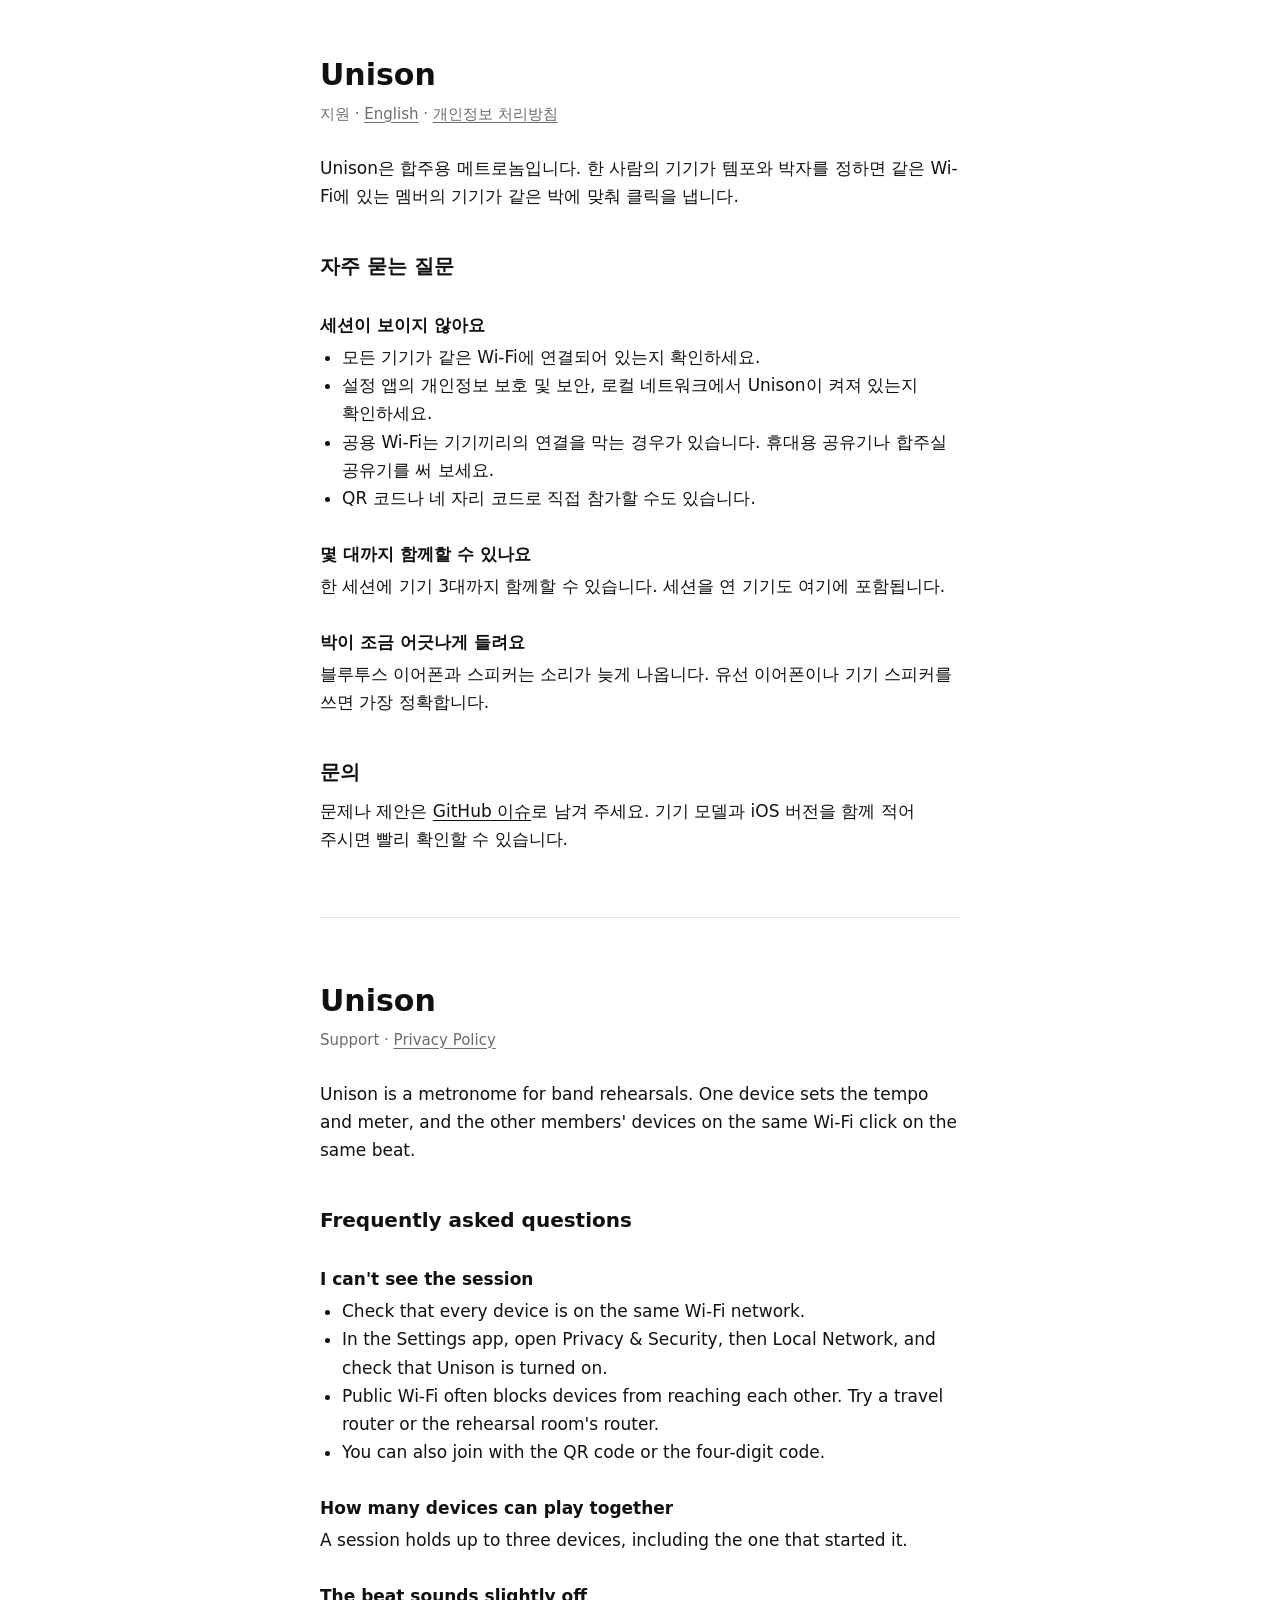
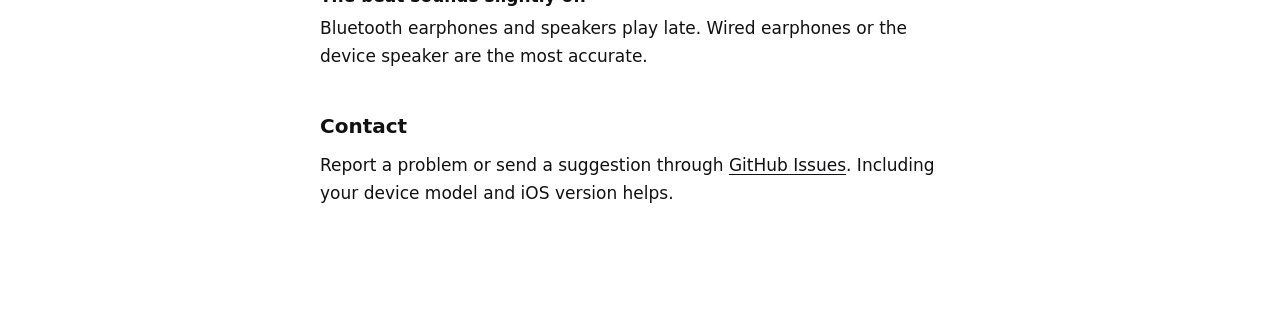
<file: index.html>
<!doctype html>
<html lang="ko">
<head>
<meta charset="utf-8">
<meta name="viewport" content="width=device-width, initial-scale=1">
<title>Unison 지원</title>
<link rel="stylesheet" href="style.css">
</head>
<body>
<main>
<h1>Unison</h1>
<p class="meta">지원 · <a href="#en">English</a> · <a href="privacy.html">개인정보 처리방침</a></p>

<p>Unison은 합주용 메트로놈입니다. 한 사람의 기기가 템포와 박자를 정하면 같은 Wi-Fi에 있는 멤버의 기기가 같은 박에 맞춰 클릭을 냅니다.</p>

<h2>자주 묻는 질문</h2>

<h3>세션이 보이지 않아요</h3>
<ul>
<li>모든 기기가 같은 Wi-Fi에 연결되어 있는지 확인하세요.</li>
<li>설정 앱의 개인정보 보호 및 보안, 로컬 네트워크에서 Unison이 켜져 있는지 확인하세요.</li>
<li>공용 Wi-Fi는 기기끼리의 연결을 막는 경우가 있습니다. 휴대용 공유기나 합주실 공유기를 써 보세요.</li>
<li>QR 코드나 네 자리 코드로 직접 참가할 수도 있습니다.</li>
</ul>

<h3>몇 대까지 함께할 수 있나요</h3>
<p>한 세션에 기기 3대까지 함께할 수 있습니다. 세션을 연 기기도 여기에 포함됩니다.</p>

<h3>박이 조금 어긋나게 들려요</h3>
<p>블루투스 이어폰과 스피커는 소리가 늦게 나옵니다. 유선 이어폰이나 기기 스피커를 쓰면 가장 정확합니다.</p>

<h2>문의</h2>
<p>문제나 제안은 <a href="https://github.com/amsminn/jam-metronome/issues">GitHub 이슈</a>로 남겨 주세요. 기기 모델과 iOS 버전을 함께 적어 주시면 빨리 확인할 수 있습니다.</p>

<hr>

<h1 id="en" lang="en">Unison</h1>
<div lang="en">
<p class="meta">Support · <a href="privacy.html#en">Privacy Policy</a></p>

<p>Unison is a metronome for band rehearsals. One device sets the tempo and meter, and the other members' devices on the same Wi-Fi click on the same beat.</p>

<h2>Frequently asked questions</h2>

<h3>I can't see the session</h3>
<ul>
<li>Check that every device is on the same Wi-Fi network.</li>
<li>In the Settings app, open Privacy &amp; Security, then Local Network, and check that Unison is turned on.</li>
<li>Public Wi-Fi often blocks devices from reaching each other. Try a travel router or the rehearsal room's router.</li>
<li>You can also join with the QR code or the four-digit code.</li>
</ul>

<h3>How many devices can play together</h3>
<p>A session holds up to three devices, including the one that started it.</p>

<h3>The beat sounds slightly off</h3>
<p>Bluetooth earphones and speakers play late. Wired earphones or the device speaker are the most accurate.</p>

<h2>Contact</h2>
<p>Report a problem or send a suggestion through <a href="https://github.com/amsminn/jam-metronome/issues">GitHub Issues</a>. Including your device model and iOS version helps.</p>
</div>
</main>
</body>
</html>
</file>
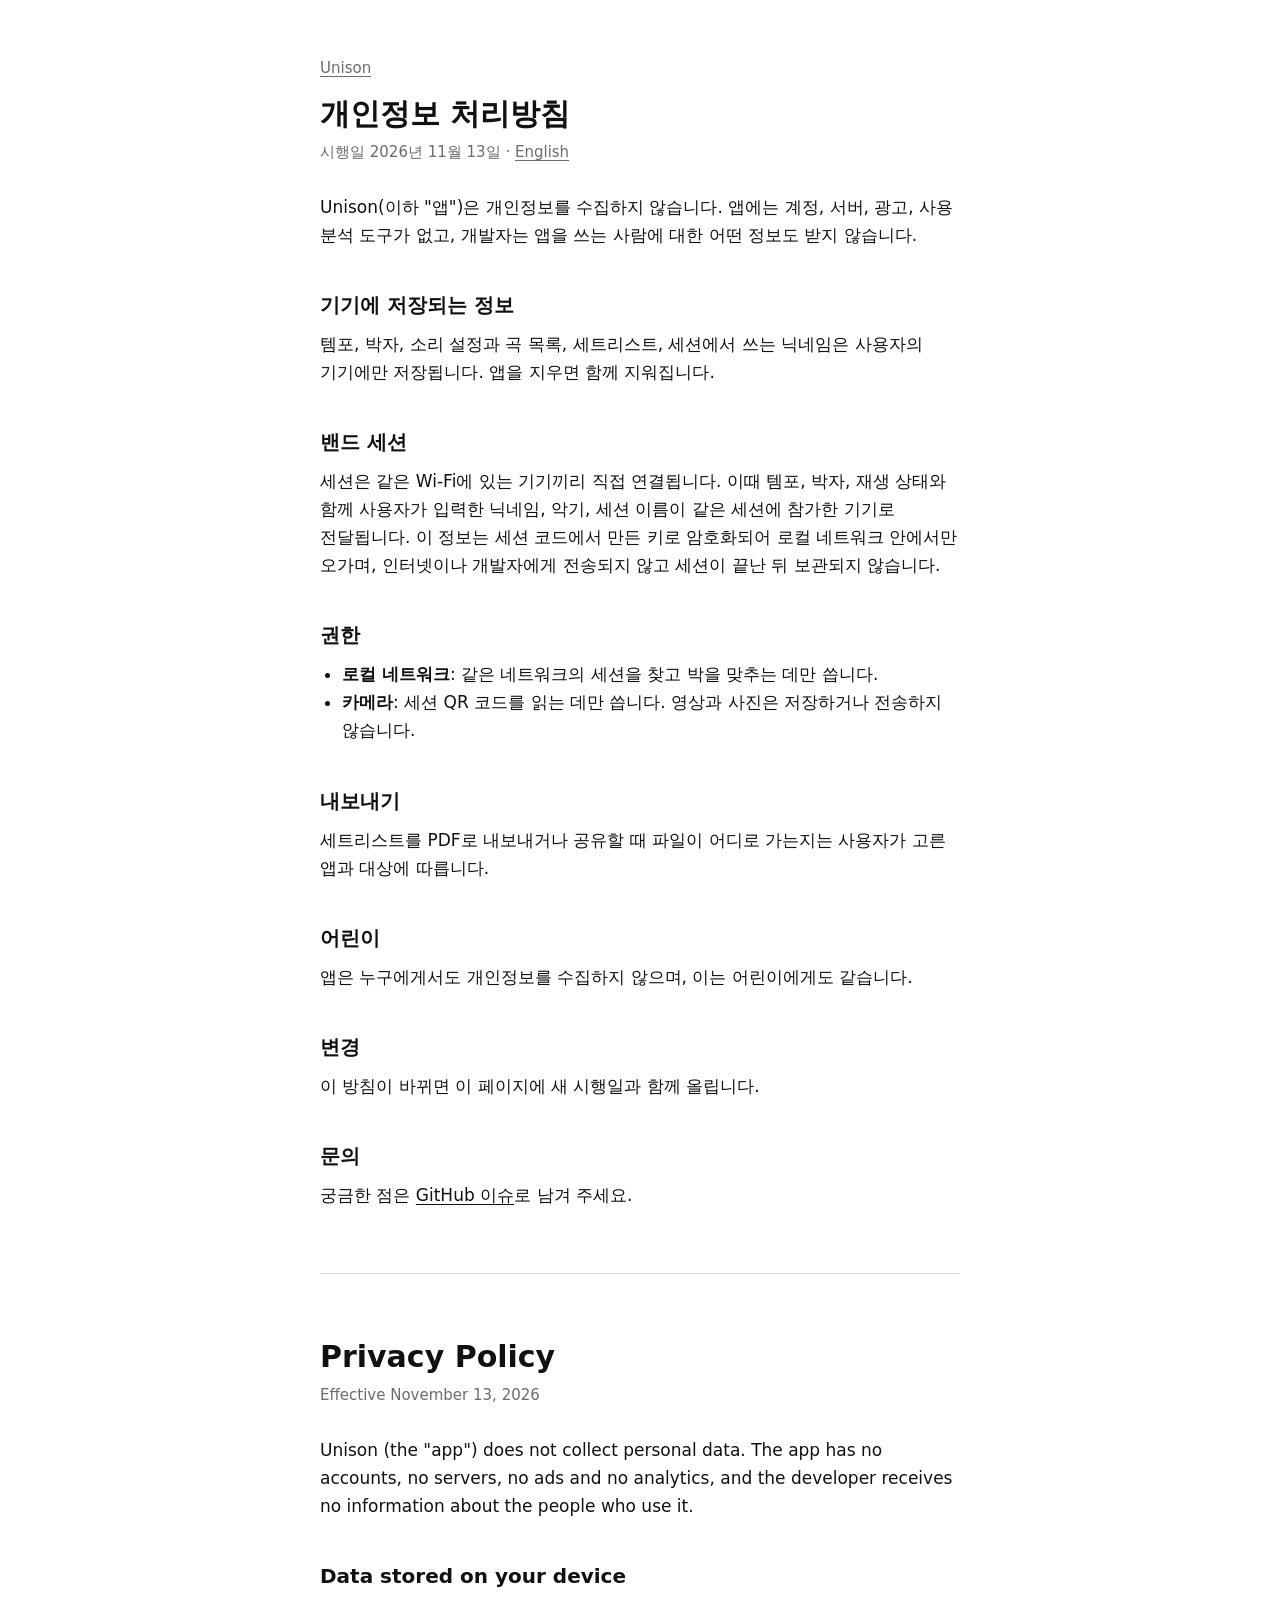
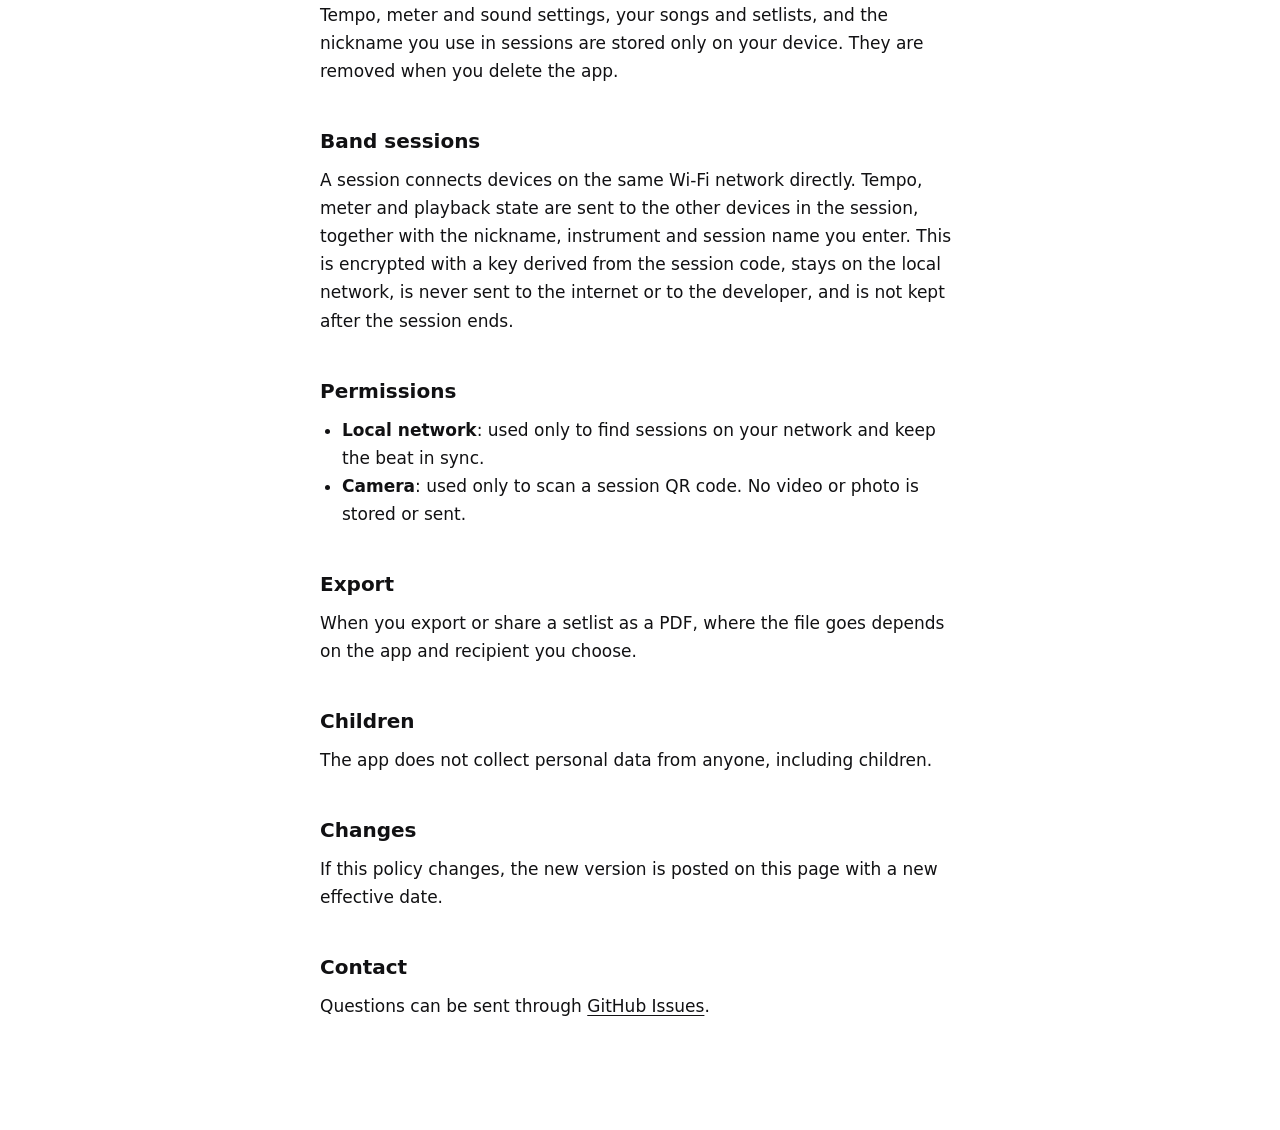
<file: privacy.html>
<!doctype html>
<html lang="ko">
<head>
<meta charset="utf-8">
<meta name="viewport" content="width=device-width, initial-scale=1">
<title>Unison 개인정보 처리방침</title>
<link rel="stylesheet" href="style.css">
</head>
<body>
<main>
<p class="nav"><a href="./">Unison</a></p>

<h1>개인정보 처리방침</h1>
<p class="meta">시행일 2026년 11월 13일 · <a href="#en">English</a></p>

<p>Unison(이하 "앱")은 개인정보를 수집하지 않습니다. 앱에는 계정, 서버, 광고, 사용 분석 도구가 없고, 개발자는 앱을 쓰는 사람에 대한 어떤 정보도 받지 않습니다.</p>

<h2>기기에 저장되는 정보</h2>
<p>템포, 박자, 소리 설정과 곡 목록, 세트리스트, 세션에서 쓰는 닉네임은 사용자의 기기에만 저장됩니다. 앱을 지우면 함께 지워집니다.</p>

<h2>밴드 세션</h2>
<p>세션은 같은 Wi-Fi에 있는 기기끼리 직접 연결됩니다. 이때 템포, 박자, 재생 상태와 함께 사용자가 입력한 닉네임, 악기, 세션 이름이 같은 세션에 참가한 기기로 전달됩니다. 이 정보는 세션 코드에서 만든 키로 암호화되어 로컬 네트워크 안에서만 오가며, 인터넷이나 개발자에게 전송되지 않고 세션이 끝난 뒤 보관되지 않습니다.</p>

<h2>권한</h2>
<ul>
<li><strong>로컬 네트워크</strong>: 같은 네트워크의 세션을 찾고 박을 맞추는 데만 씁니다.</li>
<li><strong>카메라</strong>: 세션 QR 코드를 읽는 데만 씁니다. 영상과 사진은 저장하거나 전송하지 않습니다.</li>
</ul>

<h2>내보내기</h2>
<p>세트리스트를 PDF로 내보내거나 공유할 때 파일이 어디로 가는지는 사용자가 고른 앱과 대상에 따릅니다.</p>

<h2>어린이</h2>
<p>앱은 누구에게서도 개인정보를 수집하지 않으며, 이는 어린이에게도 같습니다.</p>

<h2>변경</h2>
<p>이 방침이 바뀌면 이 페이지에 새 시행일과 함께 올립니다.</p>

<h2>문의</h2>
<p>궁금한 점은 <a href="https://github.com/amsminn/jam-metronome/issues">GitHub 이슈</a>로 남겨 주세요.</p>

<hr>

<h1 id="en" lang="en">Privacy Policy</h1>
<div lang="en">
<p class="meta">Effective November 13, 2026</p>

<p>Unison (the "app") does not collect personal data. The app has no accounts, no servers, no ads and no analytics, and the developer receives no information about the people who use it.</p>

<h2>Data stored on your device</h2>
<p>Tempo, meter and sound settings, your songs and setlists, and the nickname you use in sessions are stored only on your device. They are removed when you delete the app.</p>

<h2>Band sessions</h2>
<p>A session connects devices on the same Wi-Fi network directly. Tempo, meter and playback state are sent to the other devices in the session, together with the nickname, instrument and session name you enter. This is encrypted with a key derived from the session code, stays on the local network, is never sent to the internet or to the developer, and is not kept after the session ends.</p>

<h2>Permissions</h2>
<ul>
<li><strong>Local network</strong>: used only to find sessions on your network and keep the beat in sync.</li>
<li><strong>Camera</strong>: used only to scan a session QR code. No video or photo is stored or sent.</li>
</ul>

<h2>Export</h2>
<p>When you export or share a setlist as a PDF, where the file goes depends on the app and recipient you choose.</p>

<h2>Children</h2>
<p>The app does not collect personal data from anyone, including children.</p>

<h2>Changes</h2>
<p>If this policy changes, the new version is posted on this page with a new effective date.</p>

<h2>Contact</h2>
<p>Questions can be sent through <a href="https://github.com/amsminn/jam-metronome/issues">GitHub Issues</a>.</p>
</div>
</main>
</body>
</html>
</file>
<file: style.css>
:root {
  color-scheme: light dark;
  --ink: #111113;
  --dim: #6b6b70;
  --rule: #e2e2e6;
  --ground: #ffffff;
}
@media (prefers-color-scheme: dark) {
  :root {
    --ink: #f2f2f4;
    --dim: #9a9aa0;
    --rule: #2a2a2e;
    --ground: #09090b;
  }
}
body {
  margin: 0;
  background: var(--ground);
  color: var(--ink);
  font: 17px/1.65 -apple-system, BlinkMacSystemFont, "Apple SD Gothic Neo", "Pretendard", system-ui, sans-serif;
  word-break: keep-all;
}
main {
  max-width: 640px;
  margin: 0 auto;
  padding: 56px 24px 96px;
}
h1 { font-size: 30px; line-height: 1.25; margin: 0 0 8px; }
h2 { font-size: 20px; margin: 40px 0 8px; }
h3 { font-size: 17px; margin: 28px 0 4px; }
p, ul { margin: 0 0 14px; }
ul { padding-left: 22px; }
a { color: inherit; text-underline-offset: 3px; }
.meta, .nav { color: var(--dim); font-size: 15px; }
.meta { margin-bottom: 28px; }
hr { border: 0; border-top: 1px solid var(--rule); margin: 64px 0; }
</file>
